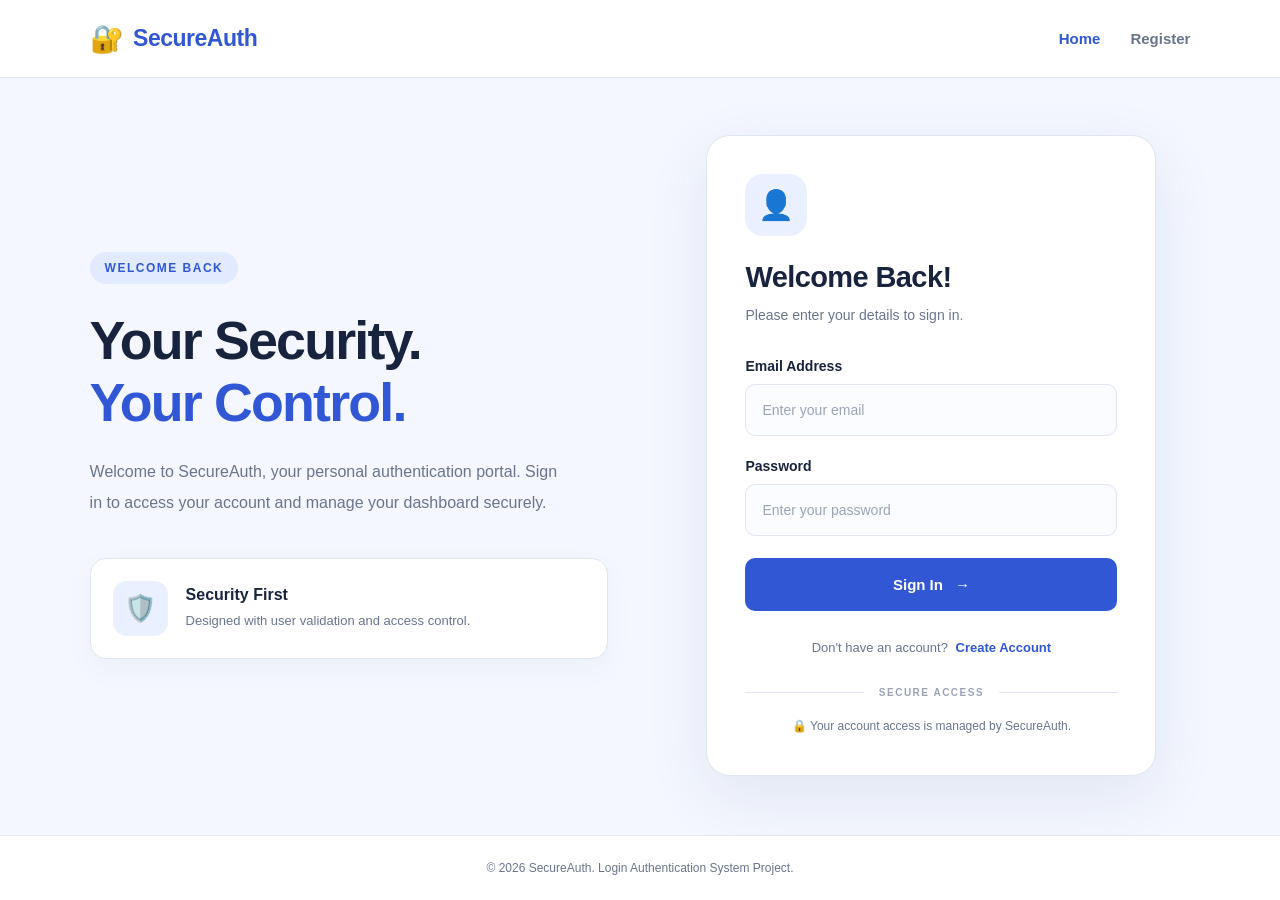
<file: index.html>
<!DOCTYPE html>
<html lang="en">
<head>
    <meta charset="UTF-8">
    <meta name="viewport" content="width=device-width, initial-scale=1.0">
    <meta name="description" content="Secure Login Authentication System">
    <title>Login Authentication System</title>

    <link rel="stylesheet" href="style.css">
</head>
<body>

    <header class="main-header">
        <div class="logo">
            <span class="logo-icon">🔐</span>
            <span>SecureAuth</span>
        </div>

        <nav class="navigation">
            <a href="index.html" class="active">Home</a>
            <a href="register.html">Register</a>
        </nav>
    </header>

    <main class="auth-container">

        <section class="welcome-section">
            <div class="welcome-content">
                <span class="welcome-badge">WELCOME BACK</span>

                <h1>Your Security.<br>
                    <span>Your Control.</span>
                </h1>

                <p>
                    Welcome to SecureAuth, your personal authentication
                    portal. Sign in to access your account and manage
                    your dashboard securely.
                </p>

                <div class="security-info">
                    <span class="security-icon">🛡️</span>
                    <div>
                        <h3>Security First</h3>
                        <p>Designed with user validation and access control.</p>
                    </div>
                </div>
            </div>
        </section>

        <section class="login-section">
            <div class="login-card">

                <div class="card-icon">👤</div>

                <h2>Welcome Back!</h2>
                <p class="form-description">
                    Please enter your details to sign in.
                </p>

                <form id="loginForm">

                    <div class="form-group">
                        <label for="loginEmail">Email Address</label>
                        <input
                            type="email"
                            id="loginEmail"
                            name="email"
                            placeholder="Enter your email"
                            autocomplete="email"
                            required
                        >
                    </div>

                    <div class="form-group">
                        <label for="loginPassword">Password</label>
                        <input
                            type="password"
                            id="loginPassword"
                            name="password"
                            placeholder="Enter your password"
                            autocomplete="current-password"
                            required
                        >
                    </div>

                    <p id="loginMessage" class="message" role="status"
                       aria-live="polite"></p>

                    <button type="submit" class="login-button">
                        Sign In <span>→</span>
                    </button>

                </form>

                <div class="form-footer">
                    Don't have an account?
                    <a href="register.html">Create Account</a>
                </div>

                <div class="divider">
                    <span>SECURE ACCESS</span>
                </div>

                <p class="privacy-note">
                    🔒 Your account access is managed by SecureAuth.
                </p>

            </div>
        </section>

    </main>

    <footer class="main-footer">
        <p>
            © 2026 SecureAuth. Login Authentication System Project.
        </p>
    </footer>

    <script src="script.js"></script>
</body>
</html>
</file>
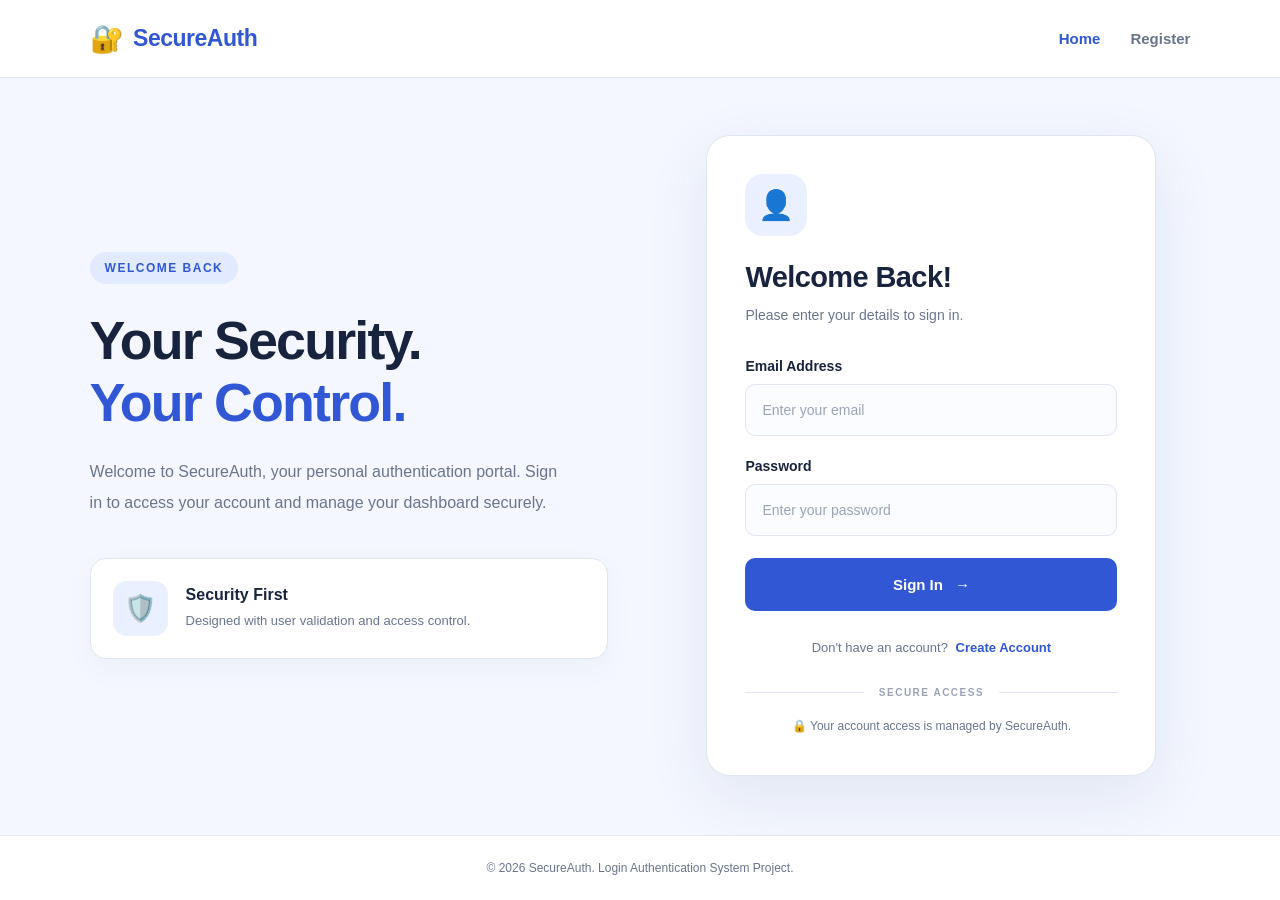
<file: dashboard.html>
<!DOCTYPE html>
<html lang="en">
<head>
    <meta charset="UTF-8">
    <meta name="viewport" content="width=device-width, initial-scale=1.0">
    <meta name="description" content="SecureAuth user dashboard">
    <title>Dashboard | SecureAuth</title>

    <link rel="stylesheet" href="style.css">
</head>
<body>

    <header class="main-header">
        <div class="logo">
            <span class="logo-icon">🔐</span>
            <span>SecureAuth</span>
        </div>

        <nav class="navigation">
            <a href="dashboard.html" class="active">Dashboard</a>
            <a href="#" id="logoutLink">Logout</a>
        </nav>
    </header>

    <main class="dashboard-container">

        <section class="dashboard-welcome">
            <span class="welcome-badge">USER DASHBOARD</span>

            <h1>Welcome, <span id="userName">User</span>! 👋</h1>

            <p>
                You have successfully accessed your dashboard.
                Manage your account and explore your personal space.
            </p>
        </section>

        <section class="dashboard-grid">

            <article class="dashboard-card">
                <div class="dashboard-card-icon">👤</div>
                <h2>Account Details</h2>

                <div class="account-detail">
                    <span>Full Name</span>
                    <strong id="dashboardName">Loading...</strong>
                </div>

                <div class="account-detail">
                    <span>Email Address</span>
                    <strong id="dashboardEmail">Loading...</strong>
                </div>
            </article>

            <article class="dashboard-card">
                <div class="dashboard-card-icon">🛡️</div>
                <h2>Account Status</h2>

                <div class="status-indicator">
                    <span class="status-dot"></span>
                    <strong>Logged In</strong>
                </div>

                <p class="card-description">
                    Your demo session is currently active.
                </p>
            </article>

            <article class="dashboard-card">
                <div class="dashboard-card-icon">🔒</div>
                <h2>Protected Area</h2>

                <p class="card-description">
                    This page is intended for authenticated users.
                    If you log out, you will return to the login page.
                </p>

                <button type="button" id="dashboardLogout"
                        class="login-button">
                    Logout <span>→</span>
                </button>
            </article>

        </section>

        <p id="dashboardMessage" class="message"
           role="status" aria-live="polite"></p>

    </main>

    <footer class="main-footer">
        <p>
            © 2026 SecureAuth. Login Authentication System Project.
        </p>
    </footer>

    <script src="script.js"></script>
</body>
</html>
</file>
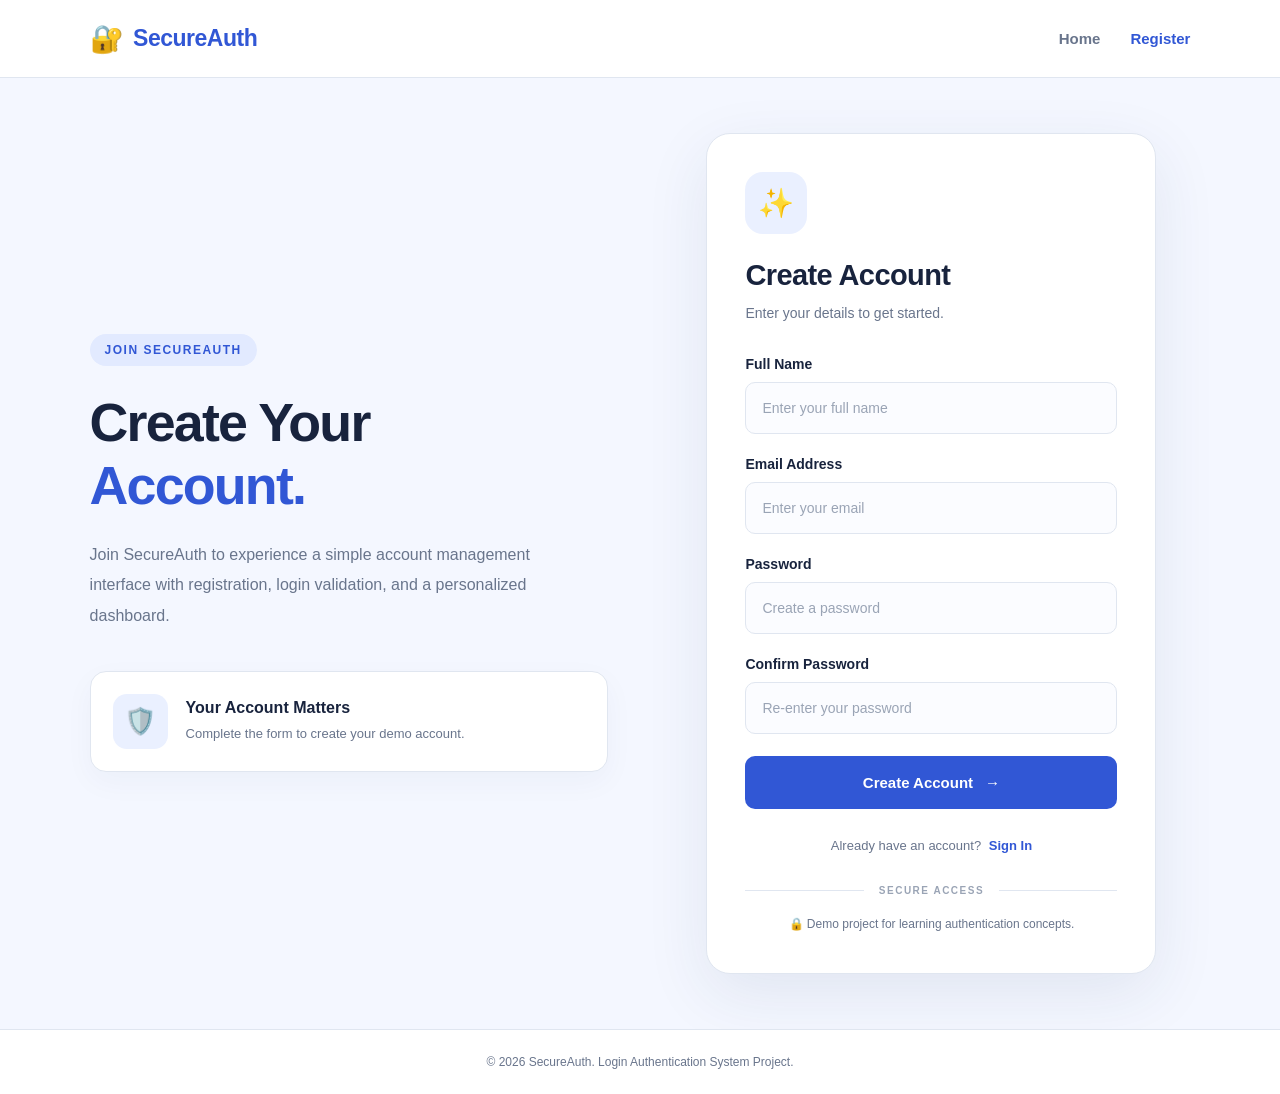
<file: register.html>
<!DOCTYPE html>
<html lang="en">
<head>
    <meta charset="UTF-8">
    <meta name="viewport" content="width=device-width, initial-scale=1.0">
    <meta name="description" content="Create your SecureAuth account">
    <title>Create Account | SecureAuth</title>

    <link rel="stylesheet" href="style.css">
</head>
<body>

    <header class="main-header">
        <div class="logo">
            <span class="logo-icon">🔐</span>
            <span>SecureAuth</span>
        </div>

        <nav class="navigation">
            <a href="index.html">Home</a>
            <a href="register.html" class="active">Register</a>
        </nav>
    </header>

    <main class="auth-container">

        <section class="welcome-section">
            <div class="welcome-content">
                <span class="welcome-badge">JOIN SECUREAUTH</span>

                <h1>Create Your<br>
                    <span>Account.</span>
                </h1>

                <p>
                    Join SecureAuth to experience a simple account
                    management interface with registration, login
                    validation, and a personalized dashboard.
                </p>

                <div class="security-info">
                    <span class="security-icon">🛡️</span>
                    <div>
                        <h3>Your Account Matters</h3>
                        <p>Complete the form to create your demo account.</p>
                    </div>
                </div>
            </div>
        </section>

        <section class="login-section">
            <div class="login-card">

                <div class="card-icon">✨</div>

                <h2>Create Account</h2>
                <p class="form-description">
                    Enter your details to get started.
                </p>

                <form id="registerForm">

                    <div class="form-group">
                        <label for="registerName">Full Name</label>
                        <input
                            type="text"
                            id="registerName"
                            name="name"
                            placeholder="Enter your full name"
                            autocomplete="name"
                            minlength="2"
                            required
                        >
                    </div>

                    <div class="form-group">
                        <label for="registerEmail">Email Address</label>
                        <input
                            type="email"
                            id="registerEmail"
                            name="email"
                            placeholder="Enter your email"
                            autocomplete="email"
                            required
                        >
                    </div>

                    <div class="form-group">
                        <label for="registerPassword">Password</label>
                        <input
                            type="password"
                            id="registerPassword"
                            name="password"
                            placeholder="Create a password"
                            autocomplete="new-password"
                            minlength="8"
                            required
                        >
                    </div>

                    <div class="form-group">
                        <label for="confirmPassword">Confirm Password</label>
                        <input
                            type="password"
                            id="confirmPassword"
                            name="confirmPassword"
                            placeholder="Re-enter your password"
                            autocomplete="new-password"
                            minlength="8"
                            required
                        >
                    </div>

                    <p id="registerMessage" class="message"
                       role="status" aria-live="polite"></p>

                    <button type="submit" class="login-button">
                        Create Account <span>→</span>
                    </button>

                </form>

                <div class="form-footer">
                    Already have an account?
                    <a href="index.html">Sign In</a>
                </div>

                <div class="divider">
                    <span>SECURE ACCESS</span>
                </div>

                <p class="privacy-note">
                    🔒 Demo project for learning authentication concepts.
                </p>

            </div>
        </section>

    </main>

    <footer class="main-footer">
        <p>
            © 2026 SecureAuth. Login Authentication System Project.
        </p>
    </footer>

    <script src="script.js"></script>
</body>
</html>
</file>
<file: style.css>
/* ==============================
   LOGIN AUTHENTICATION SYSTEM
   Main Stylesheet
================================= */

* {
    margin: 0;
    padding: 0;
    box-sizing: border-box;
}

:root {
    --primary: #3157d5;
    --primary-dark: #203fa8;
    --secondary: #eaf0ff;
    --text-dark: #18233d;
    --text-light: #69758c;
    --white: #ffffff;
    --border: #e0e6f0;
    --success: #15803d;
    --error: #dc2626;
}

html {
    scroll-behavior: smooth;
}

body {
    min-height: 100vh;
    font-family: "Segoe UI", Arial, sans-serif;
    background: #f4f7ff;
    color: var(--text-dark);
    display: flex;
    flex-direction: column;
}

/* Header */

.main-header {
    width: 100%;
    min-height: 78px;
    padding: 16px 7%;
    background: var(--white);
    display: flex;
    align-items: center;
    justify-content: space-between;
    gap: 20px;
    border-bottom: 1px solid var(--border);
}

.logo {
    display: flex;
    align-items: center;
    gap: 10px;
    font-size: 23px;
    font-weight: 800;
    color: var(--primary);
    letter-spacing: -0.5px;
}

.logo-icon {
    font-size: 27px;
}

.navigation {
    display: flex;
    align-items: center;
    gap: 30px;
}

.navigation a {
    color: var(--text-light);
    text-decoration: none;
    font-size: 15px;
    font-weight: 600;
    transition: color 0.3s ease;
}

.navigation a:hover,
.navigation a.active {
    color: var(--primary);
}

/* Main Layout */

.auth-container {
    width: 100%;
    max-width: 1440px;
    margin: auto;
    padding: 55px 7%;
    display: grid;
    grid-template-columns: 1fr 1fr;
    align-items: center;
    gap: 65px;
}

/* Welcome Section */

.welcome-section {
    padding: 20px 0;
}

.welcome-content {
    max-width: 520px;
}

.welcome-badge {
    display: inline-block;
    padding: 9px 15px;
    background: #e2eaff;
    color: var(--primary);
    border-radius: 30px;
    font-size: 12px;
    font-weight: 800;
    letter-spacing: 1.5px;
    margin-bottom: 25px;
}

.welcome-content h1 {
    font-size: clamp(38px, 4.2vw, 60px);
    line-height: 1.16;
    letter-spacing: -1.8px;
    margin-bottom: 24px;
    color: var(--text-dark);
}

.welcome-content h1 span {
    color: var(--primary);
}

.welcome-content > p {
    color: var(--text-light);
    font-size: 16px;
    line-height: 1.9;
    max-width: 470px;
}

.security-info {
    margin-top: 40px;
    padding: 22px;
    display: flex;
    align-items: center;
    gap: 18px;
    background: var(--white);
    border: 1px solid var(--border);
    border-radius: 16px;
    box-shadow: 0 10px 30px rgba(30, 55, 110, 0.04);
}

.security-icon {
    width: 55px;
    height: 55px;
    flex-shrink: 0;
    display: grid;
    place-items: center;
    border-radius: 14px;
    background: var(--secondary);
    font-size: 26px;
}

.security-info h3 {
    font-size: 16px;
    margin-bottom: 7px;
}

.security-info p {
    color: var(--text-light);
    font-size: 13px;
    line-height: 1.6;
}

/* Login Card */

.login-section {
    display: flex;
    justify-content: center;
}

.login-card {
    width: 100%;
    max-width: 450px;
    padding: 38px;
    background: var(--white);
    border: 1px solid var(--border);
    border-radius: 24px;
    box-shadow: 0 20px 65px rgba(31, 54, 105, 0.09);
}

.card-icon {
    width: 62px;
    height: 62px;
    display: grid;
    place-items: center;
    border-radius: 18px;
    background: var(--secondary);
    font-size: 29px;
    margin-bottom: 25px;
}

.login-card h2 {
    font-size: 29px;
    letter-spacing: -0.6px;
    margin-bottom: 10px;
}

.form-description {
    color: var(--text-light);
    font-size: 14px;
    line-height: 1.7;
    margin-bottom: 30px;
}

/* Form Fields */

.form-group {
    margin-bottom: 22px;
}

.form-group label {
    display: block;
    font-size: 14px;
    font-weight: 700;
    margin-bottom: 10px;
}

.form-group input {
    width: 100%;
    min-height: 52px;
    padding: 14px 16px;
    border: 1px solid var(--border);
    border-radius: 10px;
    outline: none;
    background: #fbfcff;
    color: var(--text-dark);
    font-size: 14px;
    font-family: inherit;
    transition: border-color 0.25s, box-shadow 0.25s;
}

.form-group input::placeholder {
    color: #9aa4b5;
}

.form-group input:focus {
    border-color: var(--primary);
    background: var(--white);
    box-shadow: 0 0 0 4px rgba(49, 87, 213, 0.10);
}

/* Login Button */

.login-button {
    width: 100%;
    min-height: 53px;
    margin-top: 8px;
    padding: 14px 18px;
    display: flex;
    justify-content: center;
    align-items: center;
    gap: 12px;
    border: none;
    border-radius: 10px;
    background: var(--primary);
    color: var(--white);
    font-size: 15px;
    font-weight: 700;
    font-family: inherit;
    cursor: pointer;
    transition: background 0.25s, transform 0.25s;
}

.login-button:hover {
    background: var(--primary-dark);
    transform: translateY(-2px);
}

.login-button:active {
    transform: translateY(0);
}

/* Messages */

.message {
    min-height: 0;
    margin: 0;
    font-size: 13px;
    line-height: 1.6;
}

.message:not(:empty) {
    margin: 12px 0;
}

.message.success {
    color: var(--success);
}

.message.error {
    color: var(--error);
}

/* Footer inside Card */

.form-footer {
    text-align: center;
    margin-top: 25px;
    color: var(--text-light);
    font-size: 13px;
    line-height: 1.8;
}

.form-footer a {
    color: var(--primary);
    font-weight: 700;
    text-decoration: none;
    margin-left: 4px;
}

.form-footer a:hover {
    text-decoration: underline;
}

.divider {
    display: flex;
    align-items: center;
    gap: 15px;
    margin: 28px 0 18px;
    color: #9aa4b5;
    font-size: 10px;
    font-weight: 800;
    letter-spacing: 1.5px;
}

.divider::before,
.divider::after {
    content: "";
    flex: 1;
    height: 1px;
    background: var(--border);
}

.privacy-note {
    text-align: center;
    color: var(--text-light);
    font-size: 12px;
    line-height: 1.7;
}

/* Footer */

.main-footer {
    width: 100%;
    padding: 22px 15px;
    margin-top: auto;
    text-align: center;
    background: var(--white);
    border-top: 1px solid var(--border);
}

.main-footer p {
    color: var(--text-light);
    font-size: 12px;
    line-height: 1.7;
}

/* Keyboard Accessibility */

a:focus-visible,
button:focus-visible {
    outline: 3px solid #90aaff;
    outline-offset: 4px;
}

/* Responsive Design */

@media (max-width: 1000px) {
    .auth-container {
        gap: 35px;
        padding: 45px 5%;
    }

    .login-card {
        padding: 30px;
    }

    .welcome-content h1 {
        font-size: 43px;
    }
}

@media (max-width: 760px) {
    .main-header {
        padding: 16px 5%;
    }

    .logo {
        font-size: 20px;
    }

    .navigation {
        gap: 18px;
    }

    .auth-container {
        grid-template-columns: 1fr;
        gap: 35px;
        padding: 35px 5%;
    }

    .welcome-content {
        max-width: 100%;
    }

    .welcome-content h1 {
        font-size: 42px;
    }

    .welcome-content > p {
        font-size: 15px;
    }

    .security-info {
        margin-top: 25px;
    }

    .login-card {
        max-width: 500px;
        padding: 30px 24px;
    }
}

@media (max-width: 400px) {
    .main-header {
        flex-wrap: wrap;
        justify-content: center;
    }

    .navigation {
        width: 100%;
        justify-content: center;
    }

    .welcome-content h1 {
        font-size: 35px;
    }

    .login-card h2 {
        font-size: 25px;
    }
}


/* ==============================
   DASHBOARD STYLES
================================= */

.dashboard-container {
    width: 100%;
    max-width: 1200px;
    margin: 0 auto;
    padding: 55px 7%;
    flex: 1;
}

.dashboard-welcome {
    padding: 35px;
    margin-bottom: 30px;
    border-radius: 22px;
    background: linear-gradient(135deg, #e8efff, #f7f9ff);
    border: 1px solid #dce5ff;
}

.dashboard-welcome h1 {
    margin: 15px 0;
    font-size: clamp(28px, 4vw, 42px);
    line-height: 1.3;
}

.dashboard-welcome h1 span {
    color: #3157d5;
    overflow-wrap: anywhere;
}

.dashboard-welcome > p {
    color: #69758c;
    line-height: 1.8;
}

.dashboard-grid {
    display: grid;
    grid-template-columns: repeat(3, minmax(0, 1fr));
    gap: 22px;
}

.dashboard-card {
    min-width: 0;
    padding: 26px;
    background: #ffffff;
    border: 1px solid #e0e6f0;
    border-radius: 18px;
    box-shadow: 0 10px 35px rgba(31, 54, 105, 0.05);
}

.dashboard-card-icon {
    width: 52px;
    height: 52px;
    display: grid;
    place-items: center;
    border-radius: 14px;
    background: #eaf0ff;
    font-size: 25px;
    margin-bottom: 20px;
}

.dashboard-card h2 {
    font-size: 19px;
    margin-bottom: 22px;
}

.account-detail {
    display: flex;
    flex-direction: column;
    gap: 7px;
    margin-bottom: 20px;
}

.account-detail span {
    color: #69758c;
    font-size: 13px;
}

.account-detail strong {
    font-size: 14px;
    overflow-wrap: anywhere;
}

.status-indicator {
    display: flex;
    align-items: center;
    gap: 10px;
    color: #15803d;
    margin-bottom: 16px;
}

.status-dot {
    width: 10px;
    height: 10px;
    border-radius: 50%;
    background: #22c55e;
}

.card-description {
    color: #69758c;
    font-size: 14px;
    line-height: 1.8;
}

.dashboard-card .login-button {
    margin-top: 22px;
}

@media (max-width: 900px) {
    .dashboard-grid {
        grid-template-columns: repeat(2, minmax(0, 1fr));
    }
}

@media (max-width: 600px) {
    .dashboard-container {
        padding: 30px 5%;
    }

    .dashboard-welcome {
        padding: 24px;
    }

    .dashboard-grid {
        grid-template-columns: 1fr;
    }

    .dashboard-card {
        padding: 23px;
    }
}
</file>
